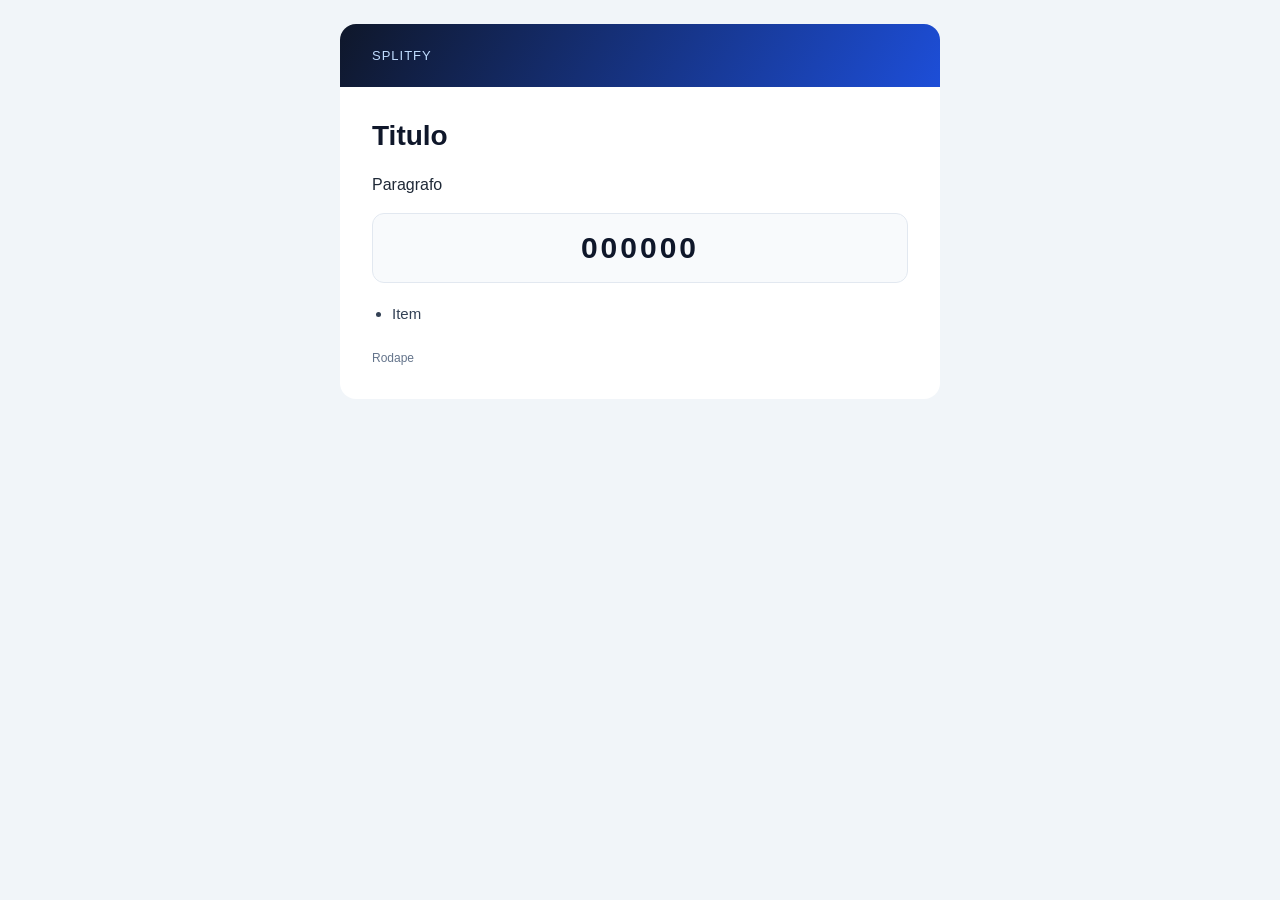
<file: src/main/resources/templates/email/base.html>
<!doctype html>
<html lang="pt-BR" xmlns:th="http://www.thymeleaf.org">
  <head>
    <meta http-equiv="Content-Type" content="text/html; charset=UTF-8" />
    <meta name="viewport" content="width=device-width, initial-scale=1.0" />
    <title>Splitfy</title>
    <style>
      @media only screen and (max-width: 620px) {
        .shell { width: 100% !important; }
        .content { padding: 24px !important; }
        .heading { font-size: 24px !important; line-height: 30px !important; }
      }
    </style>
  </head>
  <body style="margin:0;padding:0;background:#f1f5f9;font-family:Arial,Helvetica,sans-serif;">
    <div style="display:none;max-height:0;overflow:hidden;opacity:0;color:transparent;" th:text="${preheader}">Splitfy</div>
    <table role="presentation" width="100%" cellspacing="0" cellpadding="0" style="background:#f1f5f9;padding:24px 12px;">
      <tr>
        <td align="center">
          <table role="presentation" width="600" cellspacing="0" cellpadding="0" class="shell" style="width:600px;max-width:600px;background:#ffffff;border-radius:16px;overflow:hidden;">
            <tr>
              <td style="padding:24px 32px;background:linear-gradient(120deg,#0f172a,#1d4ed8);">
                <p style="margin:0;font-size:13px;letter-spacing:1px;text-transform:uppercase;color:#bfdbfe;">Splitfy</p>
              </td>
            </tr>
            <tr>
              <td class="content" style="padding:32px;">
                <h1 class="heading" style="margin:0 0 20px;font-size:28px;line-height:34px;color:#0f172a;" th:text="${heading}">Titulo</h1>

                <p style="margin:0 0 16px;font-size:16px;line-height:24px;color:#1f2937;" th:each="paragraph : ${paragraphs}" th:text="${paragraph}">Paragrafo</p>

                <table role="presentation" width="100%" cellspacing="0" cellpadding="0">
                  <tr th:if="${highlight != null}">
                    <td style="padding:0 0 20px;">
                      <div style="background:#f8fafc;border:1px solid #e2e8f0;border-radius:12px;padding:16px;text-align:center;">
                        <p style="margin:0;font-size:30px;line-height:36px;letter-spacing:3px;font-weight:700;color:#0f172a;" th:text="${highlight}">000000</p>
                      </div>
                    </td>
                  </tr>
                  <tr th:if="${bulletItems != null and !bulletItems.isEmpty()}">
                    <td style="padding:0 0 8px;">
                      <ul style="margin:0 0 16px;padding-left:20px;font-size:15px;line-height:22px;">
                        <li style="margin:0 0 10px;color:#334155;" th:each="item : ${bulletItems}" th:text="${item}">Item</li>
                      </ul>
                    </td>
                  </tr>
                </table>

                <p style="margin:0;font-size:12px;line-height:18px;color:#64748b;" th:if="${footer != null}" th:text="${footer}">Rodape</p>
              </td>
            </tr>
          </table>
        </td>
      </tr>
    </table>
  </body>
</html>
</file>
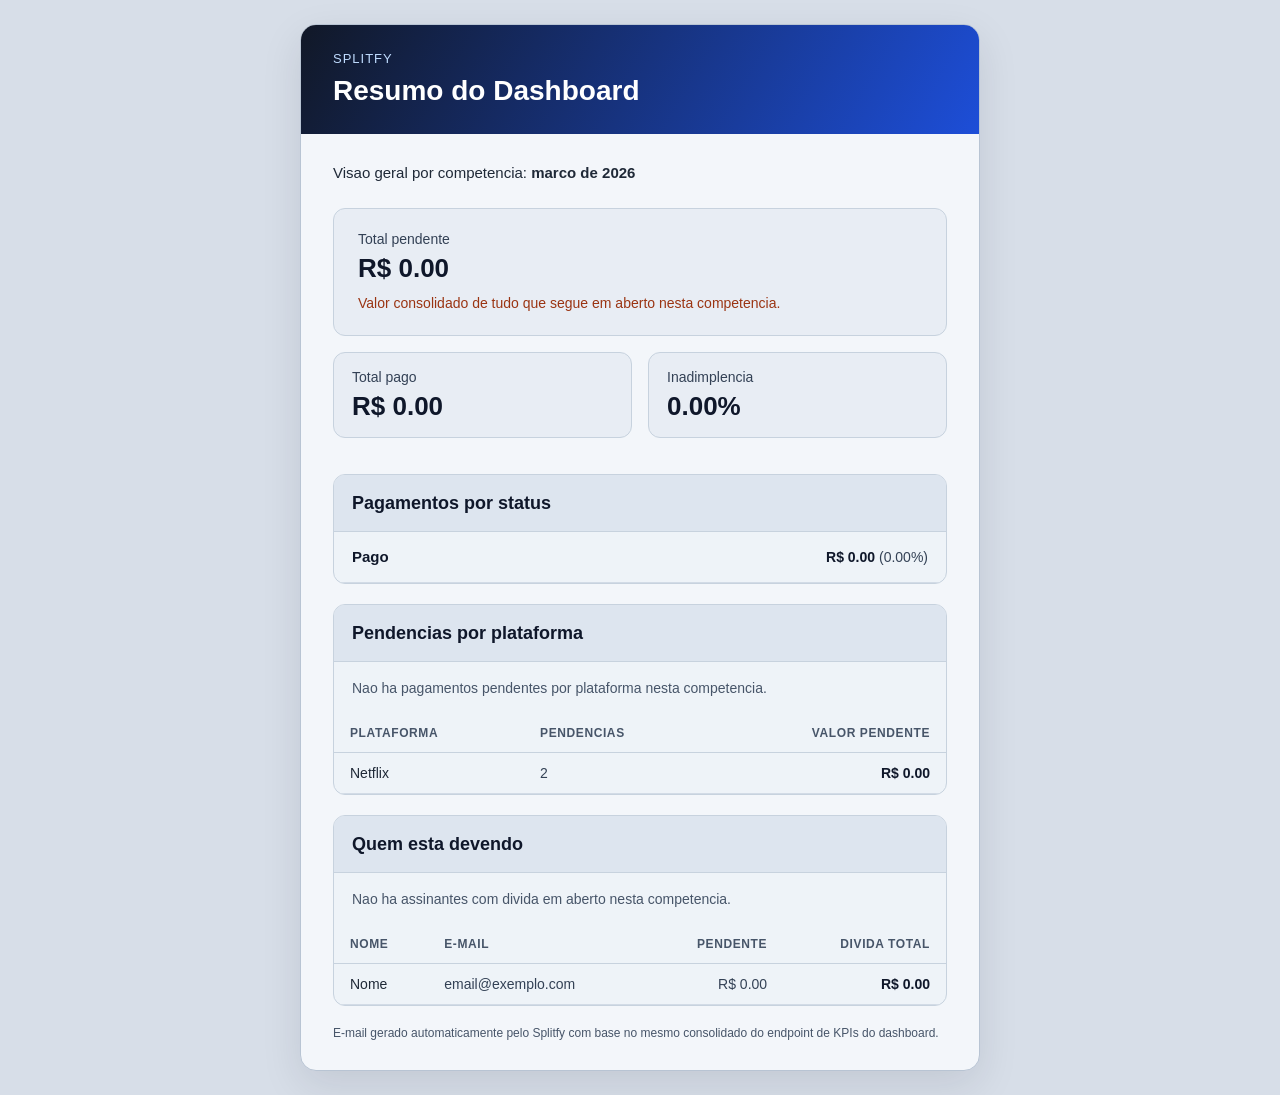
<file: src/main/resources/templates/email/dashboard-kpis.html>
<!doctype html>
<html lang="pt-BR" xmlns:th="http://www.thymeleaf.org">
  <head>
    <meta http-equiv="Content-Type" content="text/html; charset=UTF-8" />
    <meta name="viewport" content="width=device-width, initial-scale=1.0" />
    <title>Dashboard Splitfy</title>
    <style>
      @media only screen and (max-width: 620px) {
        .shell { width: 100% !important; }
        .content { padding: 20px !important; }
        .metric-column { display: block !important; width: 100% !important; }
        .table-responsive th, .table-responsive td { font-size: 13px !important; }
      }
    </style>
  </head>
  <body style="margin:0;padding:0;background:#d7dee8;font-family:Arial,Helvetica,sans-serif;">
    <div style="display:none;max-height:0;overflow:hidden;opacity:0;color:transparent;" th:text="${preheader}">Resumo do dashboard Splitfy</div>

    <table role="presentation" width="100%" cellspacing="0" cellpadding="0" style="background:#d7dee8;padding:24px 12px;">
      <tr>
        <td align="center">
          <table role="presentation" width="680" cellspacing="0" cellpadding="0" class="shell" style="width:680px;max-width:680px;background:#f3f6fa;border:1px solid #b8c4d3;border-radius:16px;overflow:hidden;box-shadow:0 14px 40px rgba(15,23,42,0.10);">
            <tr>
              <td style="padding:26px 32px;background:linear-gradient(120deg,#111827,#1d4ed8);">
                <p style="margin:0;font-size:13px;letter-spacing:1px;text-transform:uppercase;color:#bfdbfe;">Splitfy</p>
                <h1 style="margin:8px 0 0;color:#ffffff;font-size:28px;line-height:34px;">Resumo do Dashboard</h1>
              </td>
            </tr>

            <tr>
              <td class="content" style="padding:28px 32px;">
                <p style="margin:0 0 24px;font-size:15px;line-height:22px;color:#1f2937;">
                  Visao geral por competencia:
                  <strong th:text="${referenceMonthLabel}">marco de 2026</strong>
                </p>

                <table role="presentation" width="100%" cellspacing="0" cellpadding="0" style="margin:0 0 20px;">
                  <tr>
                    <td colspan="2" class="metric-column" valign="top" style="padding:0 0 16px 0;">
                      <table
                        role="presentation"
                        width="100%"
                        cellspacing="0"
                        cellpadding="0"
                        th:style="${totalPendingHighlight} ? 'background:linear-gradient(135deg,#fff7ed,#ffedd5);border:1px solid #fdba74;border-radius:16px;box-shadow:0 10px 24px rgba(249,115,22,0.10);' : 'background:#e8edf4;border:1px solid #c7d2de;border-radius:12px;'"
                        style="width:100%;background:#e8edf4;border:1px solid #c7d2de;border-radius:12px;"
                      >
                        <tr>
                          <td style="padding:22px 24px;">
                            <p
                              th:style="${totalPendingHighlight} ? 'margin:0;font-size:13px;letter-spacing:.8px;text-transform:uppercase;color:#c2410c;font-weight:700;' : 'margin:0;font-size:14px;color:#334155;'"
                              style="margin:0;font-size:14px;color:#334155;"
                            >
                              Total pendente
                            </p>
                            <p
                              th:style="${totalPendingHighlight} ? 'margin:10px 0 0;font-size:38px;line-height:42px;color:#7c2d12;font-weight:700;' : 'margin:6px 0 0;font-size:26px;line-height:30px;color:#0f172a;font-weight:700;'"
                              style="margin:6px 0 0;font-size:26px;line-height:30px;color:#0f172a;font-weight:700;"
                              th:text="${totalPending}"
                            >
                              R$ 0.00
                            </p>
                            <p
                              th:if="${totalPendingHighlight}"
                              style="margin:10px 0 0;font-size:14px;line-height:20px;color:#9a3412;"
                            >
                              Valor consolidado de tudo que segue em aberto nesta competencia.
                            </p>
                          </td>
                        </tr>
                      </table>
                    </td>
                  </tr>
                  <tr>
                    <td class="metric-column" valign="top" width="50%" style="width:50%;padding:0 8px 16px 0;">
                      <table role="presentation" width="100%" cellspacing="0" cellpadding="0" style="background:#e8edf4;border:1px solid #c7d2de;border-radius:12px;">
                        <tr>
                          <td style="padding:16px 18px;">
                            <p style="margin:0;font-size:14px;color:#334155;">Total pago</p>
                            <p style="margin:6px 0 0;font-size:26px;line-height:30px;color:#0f172a;font-weight:700;" th:text="${totalPaid}">R$ 0.00</p>
                          </td>
                        </tr>
                      </table>
                    </td>
                    <td class="metric-column" valign="top" width="50%" style="width:50%;padding:0 0 0 8px;">
                      <table role="presentation" width="100%" cellspacing="0" cellpadding="0" style="background:#e8edf4;border:1px solid #c7d2de;border-radius:12px;">
                        <tr>
                          <td style="padding:16px 18px;">
                            <p style="margin:0;font-size:14px;color:#334155;">Inadimplencia</p>
                            <p style="margin:6px 0 0;font-size:26px;line-height:30px;color:#0f172a;font-weight:700;" th:text="${delinquencyRate}">0.00%</p>
                          </td>
                        </tr>
                      </table>
                    </td>
                  </tr>
                </table>

                <table role="presentation" width="100%" cellspacing="0" cellpadding="0" style="margin:0 0 20px;background:#eef3f8;border:1px solid #c7d2de;border-radius:12px;overflow:hidden;">
                  <tr>
                    <td style="padding:16px 18px;background:#dde5ef;border-bottom:1px solid #c7d2de;">
                      <p style="margin:0;font-size:18px;line-height:24px;color:#0f172a;font-weight:700;">Pagamentos por status</p>
                    </td>
                  </tr>
                  <tr th:each="item : ${statusItems}">
                    <td style="padding:14px 18px;border-bottom:1px solid #d2dbe6;">
                      <table role="presentation" width="100%" cellspacing="0" cellpadding="0">
                        <tr>
                          <td style="font-size:15px;line-height:22px;color:#0f172a;font-weight:700;">
                            <span th:style="'display:inline-block;width:10px;height:10px;border-radius:50%;margin-right:8px;background:' + ${item.accentColor}"></span>
                            <span th:text="${item.label}">Pago</span>
                          </td>
                          <td align="right" style="font-size:14px;line-height:20px;color:#334155;">
                            <strong th:text="${item.amount}" style="color:#0f172a;">R$ 0.00</strong>
                            <span th:text="' (' + ${item.percentage} + ')'"> (0.00%)</span>
                          </td>
                        </tr>
                      </table>
                    </td>
                  </tr>
                </table>

                <table role="presentation" width="100%" cellspacing="0" cellpadding="0" style="margin:0 0 20px;background:#eef3f8;border:1px solid #c7d2de;border-radius:12px;overflow:hidden;">
                  <tr>
                    <td style="padding:16px 18px;background:#dde5ef;border-bottom:1px solid #c7d2de;">
                      <p style="margin:0;font-size:18px;line-height:24px;color:#0f172a;font-weight:700;">Pendencias por plataforma</p>
                    </td>
                  </tr>
                  <tr th:if="${pendingByPlatform.isEmpty()}">
                    <td style="padding:16px 18px;font-size:14px;line-height:20px;color:#475569;">Nao ha pagamentos pendentes por plataforma nesta competencia.</td>
                  </tr>
                  <tr th:if="${!pendingByPlatform.isEmpty()}">
                    <td style="padding:0;">
                      <table class="table-responsive" role="presentation" width="100%" cellspacing="0" cellpadding="0">
                        <tr>
                          <th align="left" style="padding:12px 16px;border-bottom:1px solid #c7d2de;font-size:12px;text-transform:uppercase;letter-spacing:.6px;color:#475569;">Plataforma</th>
                          <th align="left" style="padding:12px 16px;border-bottom:1px solid #c7d2de;font-size:12px;text-transform:uppercase;letter-spacing:.6px;color:#475569;">Pendencias</th>
                          <th align="right" style="padding:12px 16px;border-bottom:1px solid #c7d2de;font-size:12px;text-transform:uppercase;letter-spacing:.6px;color:#475569;">Valor pendente</th>
                        </tr>
                        <tr th:each="item : ${pendingByPlatform}">
                          <td style="padding:12px 16px;border-bottom:1px solid #d2dbe6;font-size:14px;color:#1f2937;" th:text="${item.platformName}">Netflix</td>
                          <td style="padding:12px 16px;border-bottom:1px solid #d2dbe6;font-size:14px;color:#334155;" th:text="${item.pendingCount}">2</td>
                          <td align="right" style="padding:12px 16px;border-bottom:1px solid #d2dbe6;font-size:14px;color:#0f172a;font-weight:700;" th:text="${item.pendingAmount}">R$ 0.00</td>
                        </tr>
                      </table>
                    </td>
                  </tr>
                </table>

                <table role="presentation" width="100%" cellspacing="0" cellpadding="0" style="margin:0 0 18px;background:#eef3f8;border:1px solid #c7d2de;border-radius:12px;overflow:hidden;">
                  <tr>
                    <td style="padding:16px 18px;background:#dde5ef;border-bottom:1px solid #c7d2de;">
                      <p style="margin:0;font-size:18px;line-height:24px;color:#0f172a;font-weight:700;">Quem esta devendo</p>
                    </td>
                  </tr>
                  <tr th:if="${debtors.isEmpty()}">
                    <td style="padding:16px 18px;font-size:14px;line-height:20px;color:#475569;">Nao ha assinantes com divida em aberto nesta competencia.</td>
                  </tr>
                  <tr th:if="${!debtors.isEmpty()}">
                    <td style="padding:0;">
                      <table class="table-responsive" role="presentation" width="100%" cellspacing="0" cellpadding="0">
                        <tr>
                          <th align="left" style="padding:12px 16px;border-bottom:1px solid #c7d2de;font-size:12px;text-transform:uppercase;letter-spacing:.6px;color:#475569;">Nome</th>
                          <th align="left" style="padding:12px 16px;border-bottom:1px solid #c7d2de;font-size:12px;text-transform:uppercase;letter-spacing:.6px;color:#475569;">E-mail</th>
                          <th align="right" style="padding:12px 16px;border-bottom:1px solid #c7d2de;font-size:12px;text-transform:uppercase;letter-spacing:.6px;color:#475569;">Pendente</th>
                          <th align="right" style="padding:12px 16px;border-bottom:1px solid #c7d2de;font-size:12px;text-transform:uppercase;letter-spacing:.6px;color:#475569;">Divida total</th>
                        </tr>
                        <tr th:each="debtor : ${debtors}">
                          <td style="padding:12px 16px;border-bottom:1px solid #d2dbe6;font-size:14px;color:#1f2937;" th:text="${debtor.subscriberName}">Nome</td>
                          <td style="padding:12px 16px;border-bottom:1px solid #d2dbe6;font-size:14px;color:#334155;" th:text="${debtor.subscriberEmail}">email@exemplo.com</td>
                          <td align="right" style="padding:12px 16px;border-bottom:1px solid #d2dbe6;font-size:14px;color:#334155;" th:text="${debtor.pendingAmount}">R$ 0.00</td>
                          <td align="right" style="padding:12px 16px;border-bottom:1px solid #d2dbe6;font-size:14px;color:#0f172a;font-weight:700;" th:text="${debtor.totalDebt}">R$ 0.00</td>
                        </tr>
                      </table>
                    </td>
                  </tr>
                </table>

                <p style="margin:0;font-size:12px;line-height:18px;color:#475569;">
                  E-mail gerado automaticamente pelo Splitfy com base no mesmo consolidado do endpoint de KPIs do dashboard.
                </p>
              </td>
            </tr>
          </table>
        </td>
      </tr>
    </table>
  </body>
</html>
</file>
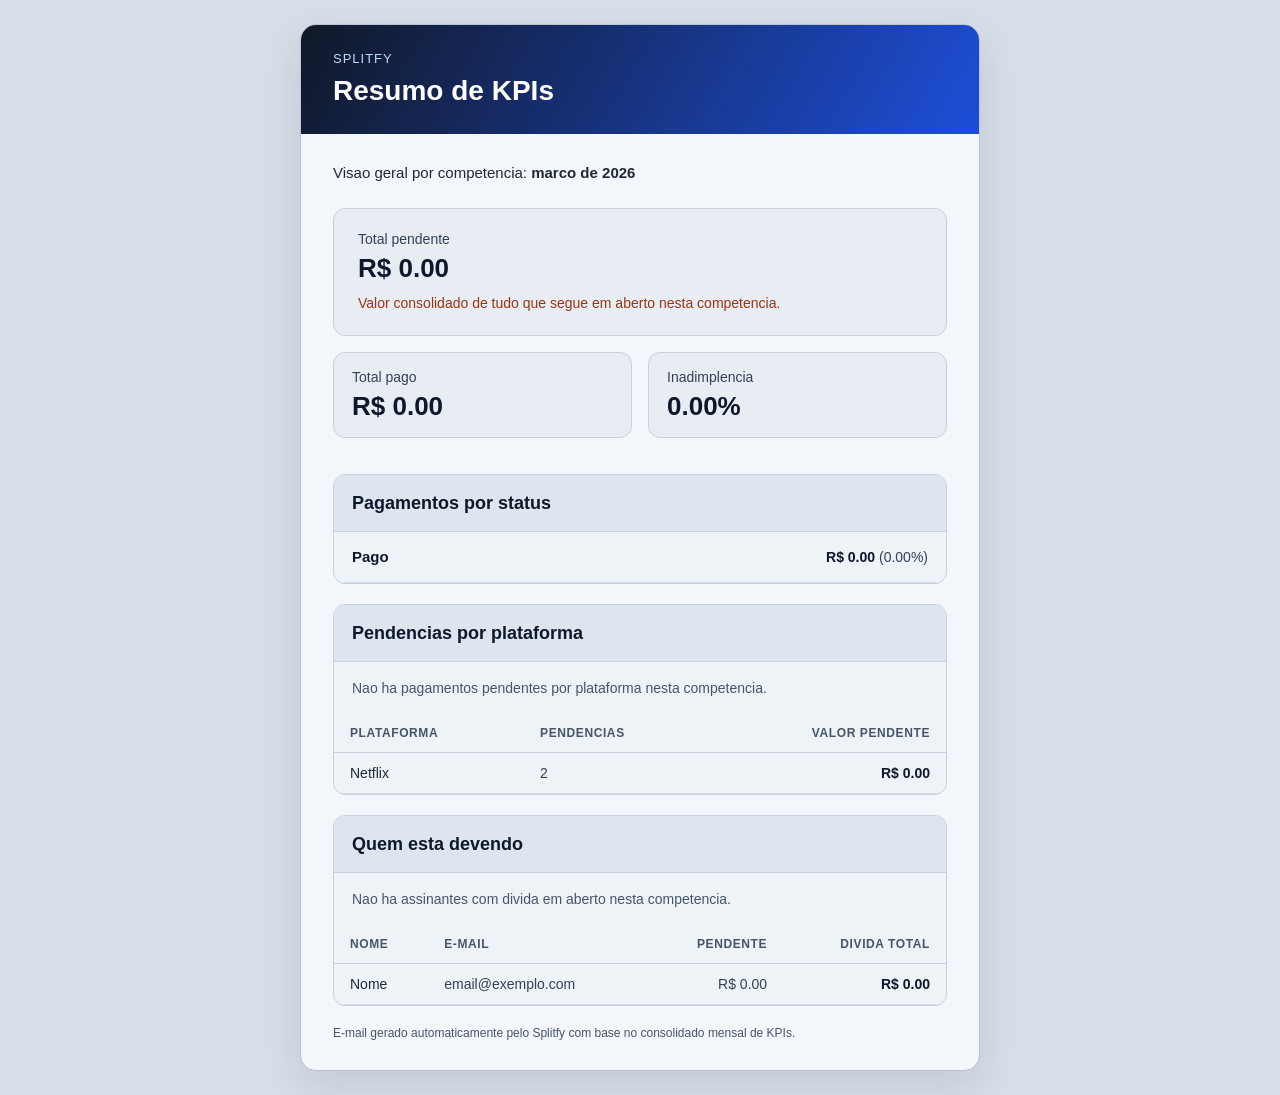
<file: src/main/resources/templates/email/kpi-summary.html>
<!doctype html>
<html lang="pt-BR" xmlns:th="http://www.thymeleaf.org">
  <head>
    <meta http-equiv="Content-Type" content="text/html; charset=UTF-8" />
    <meta name="viewport" content="width=device-width, initial-scale=1.0" />
    <title>Resumo de KPIs Splitfy</title>
    <style>
      @media only screen and (max-width: 620px) {
        .shell { width: 100% !important; }
        .content { padding: 20px !important; }
        .metric-column { display: block !important; width: 100% !important; }
        .table-responsive th, .table-responsive td { font-size: 13px !important; }
      }
    </style>
  </head>
  <body style="margin:0;padding:0;background:#d7dee8;font-family:Arial,Helvetica,sans-serif;">
    <div style="display:none;max-height:0;overflow:hidden;opacity:0;color:transparent;" th:text="${preheader}">Resumo de KPIs Splitfy</div>

    <table role="presentation" width="100%" cellspacing="0" cellpadding="0" style="background:#d7dee8;padding:24px 12px;">
      <tr>
        <td align="center">
          <table role="presentation" width="680" cellspacing="0" cellpadding="0" class="shell" style="width:680px;max-width:680px;background:#f3f6fa;border:1px solid #b8c4d3;border-radius:16px;overflow:hidden;box-shadow:0 14px 40px rgba(15,23,42,0.10);">
            <tr>
              <td style="padding:26px 32px;background:linear-gradient(120deg,#111827,#1d4ed8);">
                <p style="margin:0;font-size:13px;letter-spacing:1px;text-transform:uppercase;color:#bfdbfe;">Splitfy</p>
                <h1 style="margin:8px 0 0;color:#ffffff;font-size:28px;line-height:34px;">Resumo de KPIs</h1>
              </td>
            </tr>

            <tr>
              <td class="content" style="padding:28px 32px;">
                <p style="margin:0 0 24px;font-size:15px;line-height:22px;color:#1f2937;">
                  Visao geral por competencia:
                  <strong th:text="${referenceMonthLabel}">marco de 2026</strong>
                </p>

                <table role="presentation" width="100%" cellspacing="0" cellpadding="0" style="margin:0 0 20px;">
                  <tr>
                    <td colspan="2" class="metric-column" valign="top" style="padding:0 0 16px 0;">
                      <table
                        role="presentation"
                        width="100%"
                        cellspacing="0"
                        cellpadding="0"
                        th:style="${totalPendingHighlight} ? 'background:linear-gradient(135deg,#fff7ed,#ffedd5);border:1px solid #fdba74;border-radius:16px;box-shadow:0 10px 24px rgba(249,115,22,0.10);' : 'background:#e8edf4;border:1px solid #c7d2de;border-radius:12px;'"
                        style="width:100%;background:#e8edf4;border:1px solid #c7d2de;border-radius:12px;"
                      >
                        <tr>
                          <td style="padding:22px 24px;">
                            <p
                              th:style="${totalPendingHighlight} ? 'margin:0;font-size:13px;letter-spacing:.8px;text-transform:uppercase;color:#c2410c;font-weight:700;' : 'margin:0;font-size:14px;color:#334155;'"
                              style="margin:0;font-size:14px;color:#334155;"
                            >
                              Total pendente
                            </p>
                            <p
                              th:style="${totalPendingHighlight} ? 'margin:10px 0 0;font-size:38px;line-height:42px;color:#7c2d12;font-weight:700;' : 'margin:6px 0 0;font-size:26px;line-height:30px;color:#0f172a;font-weight:700;'"
                              style="margin:6px 0 0;font-size:26px;line-height:30px;color:#0f172a;font-weight:700;"
                              th:text="${totalPending}"
                            >
                              R$ 0.00
                            </p>
                            <p
                              th:if="${totalPendingHighlight}"
                              style="margin:10px 0 0;font-size:14px;line-height:20px;color:#9a3412;"
                            >
                              Valor consolidado de tudo que segue em aberto nesta competencia.
                            </p>
                          </td>
                        </tr>
                      </table>
                    </td>
                  </tr>
                  <tr>
                    <td class="metric-column" valign="top" width="50%" style="width:50%;padding:0 8px 16px 0;">
                      <table role="presentation" width="100%" cellspacing="0" cellpadding="0" style="background:#e8edf4;border:1px solid #c7d2de;border-radius:12px;">
                        <tr>
                          <td style="padding:16px 18px;">
                            <p style="margin:0;font-size:14px;color:#334155;">Total pago</p>
                            <p style="margin:6px 0 0;font-size:26px;line-height:30px;color:#0f172a;font-weight:700;" th:text="${totalPaid}">R$ 0.00</p>
                          </td>
                        </tr>
                      </table>
                    </td>
                    <td class="metric-column" valign="top" width="50%" style="width:50%;padding:0 0 0 8px;">
                      <table role="presentation" width="100%" cellspacing="0" cellpadding="0" style="background:#e8edf4;border:1px solid #c7d2de;border-radius:12px;">
                        <tr>
                          <td style="padding:16px 18px;">
                            <p style="margin:0;font-size:14px;color:#334155;">Inadimplencia</p>
                            <p style="margin:6px 0 0;font-size:26px;line-height:30px;color:#0f172a;font-weight:700;" th:text="${delinquencyRate}">0.00%</p>
                          </td>
                        </tr>
                      </table>
                    </td>
                  </tr>
                </table>

                <table role="presentation" width="100%" cellspacing="0" cellpadding="0" style="margin:0 0 20px;background:#eef3f8;border:1px solid #c7d2de;border-radius:12px;overflow:hidden;">
                  <tr>
                    <td style="padding:16px 18px;background:#dde5ef;border-bottom:1px solid #c7d2de;">
                      <p style="margin:0;font-size:18px;line-height:24px;color:#0f172a;font-weight:700;">Pagamentos por status</p>
                    </td>
                  </tr>
                  <tr th:each="item : ${statusItems}">
                    <td style="padding:14px 18px;border-bottom:1px solid #d2dbe6;">
                      <table role="presentation" width="100%" cellspacing="0" cellpadding="0">
                        <tr>
                          <td style="font-size:15px;line-height:22px;color:#0f172a;font-weight:700;">
                            <span th:style="'display:inline-block;width:10px;height:10px;border-radius:50%;margin-right:8px;background:' + ${item.accentColor}"></span>
                            <span th:text="${item.label}">Pago</span>
                          </td>
                          <td align="right" style="font-size:14px;line-height:20px;color:#334155;">
                            <strong th:text="${item.amount}" style="color:#0f172a;">R$ 0.00</strong>
                            <span th:text="' (' + ${item.percentage} + ')'"> (0.00%)</span>
                          </td>
                        </tr>
                      </table>
                    </td>
                  </tr>
                </table>

                <table role="presentation" width="100%" cellspacing="0" cellpadding="0" style="margin:0 0 20px;background:#eef3f8;border:1px solid #c7d2de;border-radius:12px;overflow:hidden;">
                  <tr>
                    <td style="padding:16px 18px;background:#dde5ef;border-bottom:1px solid #c7d2de;">
                      <p style="margin:0;font-size:18px;line-height:24px;color:#0f172a;font-weight:700;">Pendencias por plataforma</p>
                    </td>
                  </tr>
                  <tr th:if="${pendingByPlatform.isEmpty()}">
                    <td style="padding:16px 18px;font-size:14px;line-height:20px;color:#475569;">Nao ha pagamentos pendentes por plataforma nesta competencia.</td>
                  </tr>
                  <tr th:if="${!pendingByPlatform.isEmpty()}">
                    <td style="padding:0;">
                      <table class="table-responsive" role="presentation" width="100%" cellspacing="0" cellpadding="0">
                        <tr>
                          <th align="left" style="padding:12px 16px;border-bottom:1px solid #c7d2de;font-size:12px;text-transform:uppercase;letter-spacing:.6px;color:#475569;">Plataforma</th>
                          <th align="left" style="padding:12px 16px;border-bottom:1px solid #c7d2de;font-size:12px;text-transform:uppercase;letter-spacing:.6px;color:#475569;">Pendencias</th>
                          <th align="right" style="padding:12px 16px;border-bottom:1px solid #c7d2de;font-size:12px;text-transform:uppercase;letter-spacing:.6px;color:#475569;">Valor pendente</th>
                        </tr>
                        <tr th:each="item : ${pendingByPlatform}">
                          <td style="padding:12px 16px;border-bottom:1px solid #d2dbe6;font-size:14px;color:#1f2937;" th:text="${item.platformName}">Netflix</td>
                          <td style="padding:12px 16px;border-bottom:1px solid #d2dbe6;font-size:14px;color:#334155;" th:text="${item.pendingCount}">2</td>
                          <td align="right" style="padding:12px 16px;border-bottom:1px solid #d2dbe6;font-size:14px;color:#0f172a;font-weight:700;" th:text="${item.pendingAmount}">R$ 0.00</td>
                        </tr>
                      </table>
                    </td>
                  </tr>
                </table>

                <table role="presentation" width="100%" cellspacing="0" cellpadding="0" style="margin:0 0 18px;background:#eef3f8;border:1px solid #c7d2de;border-radius:12px;overflow:hidden;">
                  <tr>
                    <td style="padding:16px 18px;background:#dde5ef;border-bottom:1px solid #c7d2de;">
                      <p style="margin:0;font-size:18px;line-height:24px;color:#0f172a;font-weight:700;">Quem esta devendo</p>
                    </td>
                  </tr>
                  <tr th:if="${debtors.isEmpty()}">
                    <td style="padding:16px 18px;font-size:14px;line-height:20px;color:#475569;">Nao ha assinantes com divida em aberto nesta competencia.</td>
                  </tr>
                  <tr th:if="${!debtors.isEmpty()}">
                    <td style="padding:0;">
                      <table class="table-responsive" role="presentation" width="100%" cellspacing="0" cellpadding="0">
                        <tr>
                          <th align="left" style="padding:12px 16px;border-bottom:1px solid #c7d2de;font-size:12px;text-transform:uppercase;letter-spacing:.6px;color:#475569;">Nome</th>
                          <th align="left" style="padding:12px 16px;border-bottom:1px solid #c7d2de;font-size:12px;text-transform:uppercase;letter-spacing:.6px;color:#475569;">E-mail</th>
                          <th align="right" style="padding:12px 16px;border-bottom:1px solid #c7d2de;font-size:12px;text-transform:uppercase;letter-spacing:.6px;color:#475569;">Pendente</th>
                          <th align="right" style="padding:12px 16px;border-bottom:1px solid #c7d2de;font-size:12px;text-transform:uppercase;letter-spacing:.6px;color:#475569;">Divida total</th>
                        </tr>
                        <tr th:each="debtor : ${debtors}">
                          <td style="padding:12px 16px;border-bottom:1px solid #d2dbe6;font-size:14px;color:#1f2937;" th:text="${debtor.subscriberName}">Nome</td>
                          <td style="padding:12px 16px;border-bottom:1px solid #d2dbe6;font-size:14px;color:#334155;" th:text="${debtor.subscriberEmail}">email@exemplo.com</td>
                          <td align="right" style="padding:12px 16px;border-bottom:1px solid #d2dbe6;font-size:14px;color:#334155;" th:text="${debtor.pendingAmount}">R$ 0.00</td>
                          <td align="right" style="padding:12px 16px;border-bottom:1px solid #d2dbe6;font-size:14px;color:#0f172a;font-weight:700;" th:text="${debtor.totalDebt}">R$ 0.00</td>
                        </tr>
                      </table>
                    </td>
                  </tr>
                </table>

                <p style="margin:0;font-size:12px;line-height:18px;color:#475569;">
                  E-mail gerado automaticamente pelo Splitfy com base no consolidado mensal de KPIs.
                </p>
              </td>
            </tr>
          </table>
        </td>
      </tr>
    </table>
  </body>
</html>
</file>
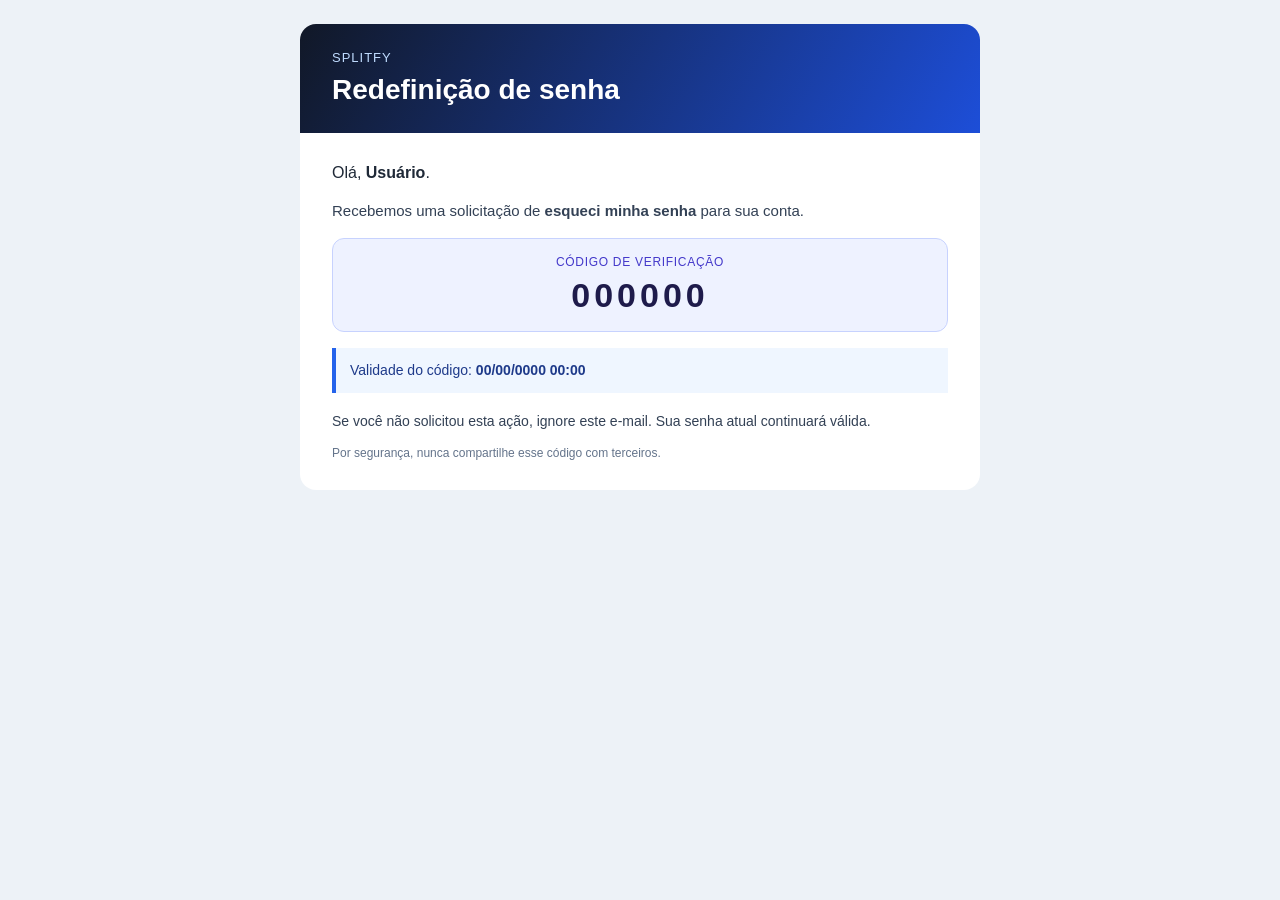
<file: src/main/resources/templates/email/reset-password.html>
<!doctype html>
<html lang="pt-BR" xmlns:th="http://www.thymeleaf.org">
  <head>
    <meta http-equiv="Content-Type" content="text/html; charset=UTF-8" />
    <meta name="viewport" content="width=device-width, initial-scale=1.0" />
    <title>Redefinição de Senha - Splitfy</title>
    <style>
      @media only screen and (max-width: 620px) {
        .shell { width: 100% !important; }
        .content { padding: 20px !important; }
        .heading { font-size: 24px !important; line-height: 30px !important; }
      }
    </style>
  </head>
  <body style="margin:0;padding:0;background:#edf2f7;font-family:Arial,Helvetica,sans-serif;">
    <div style="display:none;max-height:0;overflow:hidden;opacity:0;color:transparent;" th:text="${preheader}">Codigo de redefinicao</div>
    <table role="presentation" width="100%" cellspacing="0" cellpadding="0" style="background:#edf2f7;padding:24px 12px;">
      <tr>
        <td align="center">
          <table role="presentation" width="680" cellspacing="0" cellpadding="0" class="shell" style="width:680px;max-width:680px;background:#ffffff;border-radius:16px;overflow:hidden;">
            <tr>
              <td style="padding:26px 32px;background:linear-gradient(120deg,#111827,#1d4ed8);">
                <p style="margin:0;font-size:13px;letter-spacing:1px;text-transform:uppercase;color:#bfdbfe;">Splitfy</p>
                <h1 class="heading" style="margin:8px 0 0;color:#ffffff;font-size:28px;line-height:34px;">Redefinição de senha</h1>
              </td>
            </tr>
            <tr>
              <td class="content" style="padding:28px 32px;">
                <p style="margin:0 0 14px;font-size:16px;line-height:24px;color:#1f2937;">Olá, <strong th:text="${name}">Usuário</strong>.</p>
                <p style="margin:0 0 16px;font-size:15px;line-height:23px;color:#334155;">Recebemos uma solicitação de <strong>esqueci minha senha</strong> para sua conta.</p>

                <table role="presentation" width="100%" cellspacing="0" cellpadding="0" style="margin:0 0 16px;background:#eef2ff;border:1px solid #c7d2fe;border-radius:12px;">
                  <tr>
                    <td style="padding:16px;text-align:center;">
                      <p style="margin:0 0 6px;font-size:12px;letter-spacing:.7px;text-transform:uppercase;color:#4338ca;">Código de verificação</p>
                      <p style="margin:0;font-size:34px;line-height:40px;letter-spacing:4px;font-weight:700;color:#1e1b4b;" th:text="${token}">000000</p>
                    </td>
                  </tr>
                </table>

                <table role="presentation" width="100%" cellspacing="0" cellpadding="0" style="margin:0 0 18px;">
                  <tr>
                    <td style="padding:12px 14px;border-left:4px solid #2563eb;background:#eff6ff;">
                      <p style="margin:0;font-size:14px;line-height:21px;color:#1e3a8a;">Validade do código: <strong th:text="${expiresAt}">00/00/0000 00:00</strong></p>
                    </td>
                  </tr>
                </table>

                <p style="margin:0 0 12px;font-size:14px;line-height:21px;color:#334155;">Se você não solicitou esta ação, ignore este e-mail. Sua senha atual continuará válida.</p>
                <p style="margin:0;font-size:12px;line-height:18px;color:#64748b;">Por segurança, nunca compartilhe esse código com terceiros.</p>
              </td>
            </tr>
          </table>
        </td>
      </tr>
    </table>
  </body>
</html>
</file>
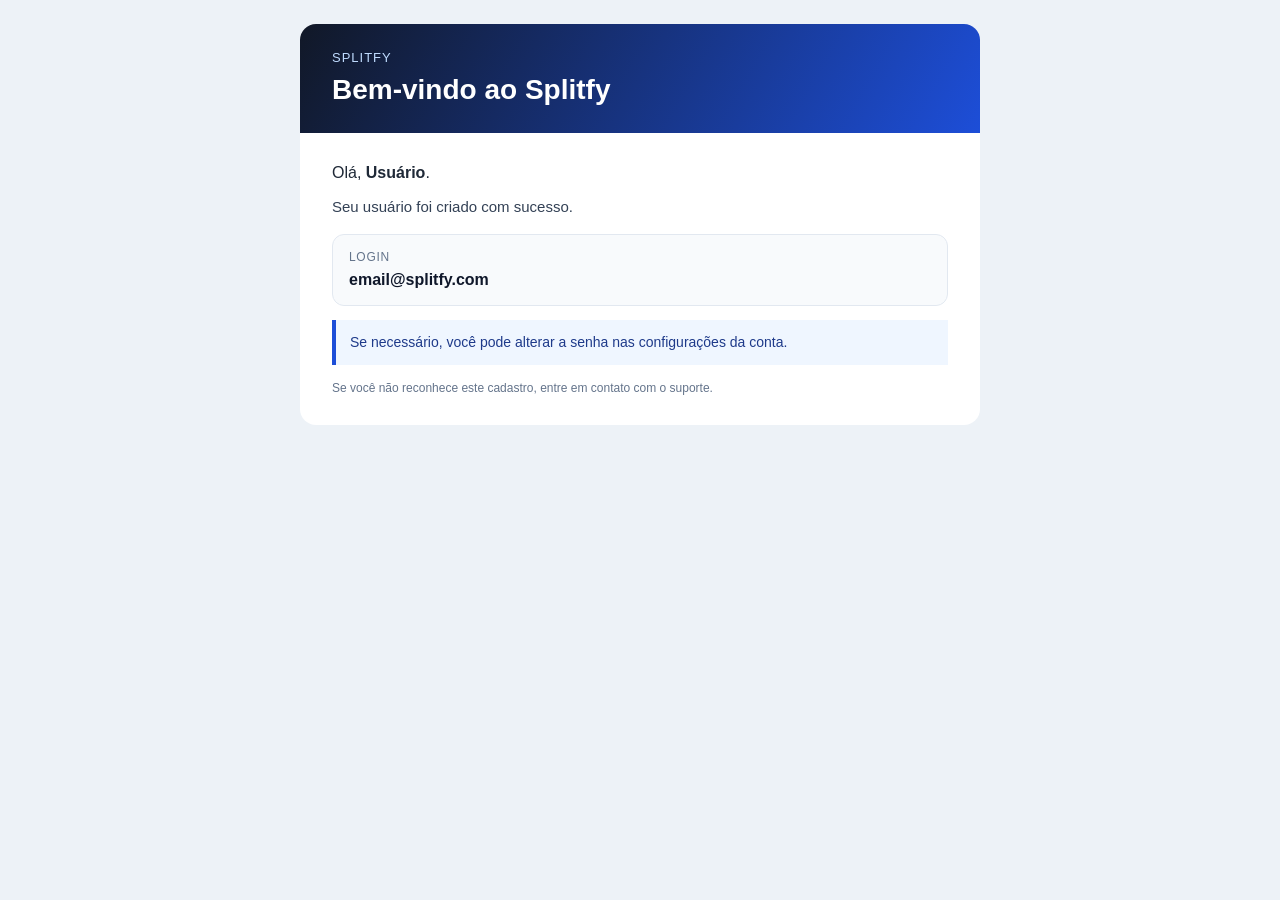
<file: src/main/resources/templates/email/user-welcome.html>
<!doctype html>
<html lang="pt-BR" xmlns:th="http://www.thymeleaf.org">
  <head>
    <meta http-equiv="Content-Type" content="text/html; charset=UTF-8" />
    <meta name="viewport" content="width=device-width, initial-scale=1.0" />
    <title>Bem-vindo ao Splitfy</title>
    <style>
      @media only screen and (max-width: 620px) {
        .shell { width: 100% !important; }
        .content { padding: 20px !important; }
        .heading { font-size: 24px !important; line-height: 30px !important; }
      }
    </style>
  </head>
  <body style="margin:0;padding:0;background:#edf2f7;font-family:Arial,Helvetica,sans-serif;">
    <div style="display:none;max-height:0;overflow:hidden;opacity:0;color:transparent;" th:text="${preheader}">Acesso criado com sucesso</div>
    <table role="presentation" width="100%" cellspacing="0" cellpadding="0" style="background:#edf2f7;padding:24px 12px;">
      <tr>
        <td align="center">
          <table role="presentation" width="680" cellspacing="0" cellpadding="0" class="shell" style="width:680px;max-width:680px;background:#ffffff;border-radius:16px;overflow:hidden;">
            <tr>
              <td style="padding:26px 32px;background:linear-gradient(120deg,#111827,#1d4ed8);">
                <p style="margin:0;font-size:13px;letter-spacing:1px;text-transform:uppercase;color:#bfdbfe;">Splitfy</p>
                <h1 class="heading" style="margin:8px 0 0;color:#ffffff;font-size:28px;line-height:34px;">Bem-vindo ao Splitfy</h1>
              </td>
            </tr>
            <tr>
              <td class="content" style="padding:28px 32px;">
                <p style="margin:0 0 10px;font-size:16px;line-height:24px;color:#1f2937;">Olá, <strong th:text="${name}">Usuário</strong>.</p>
                <p style="margin:0 0 16px;font-size:15px;line-height:23px;color:#334155;">Seu usuário foi criado com sucesso.</p>

                <table role="presentation" width="100%" cellspacing="0" cellpadding="0" style="margin:0 0 14px;background:#f8fafc;border:1px solid #e2e8f0;border-radius:12px;">
                  <tr>
                    <td style="padding:14px 16px;">
                      <p style="margin:0 0 4px;font-size:12px;line-height:16px;color:#64748b;text-transform:uppercase;letter-spacing:.7px;">Login</p>
                      <p style="margin:0;font-size:16px;line-height:22px;color:#0f172a;font-weight:700;" th:text="${email}">email@splitfy.com</p>
                    </td>
                  </tr>
                </table>

                <table role="presentation" width="100%" cellspacing="0" cellpadding="0" style="margin:0 0 14px;">
                  <tr>
                    <td style="padding:12px 14px;border-left:4px solid #1d4ed8;background:#eff6ff;">
                      <p style="margin:0;font-size:14px;line-height:21px;color:#1e3a8a;">Se necessário, você pode alterar a senha nas configurações da conta.</p>
                    </td>
                  </tr>
                </table>

                <p style="margin:0;font-size:12px;line-height:18px;color:#64748b;">Se você não reconhece este cadastro, entre em contato com o suporte.</p>
              </td>
            </tr>
          </table>
        </td>
      </tr>
    </table>
  </body>
</html>
</file>
